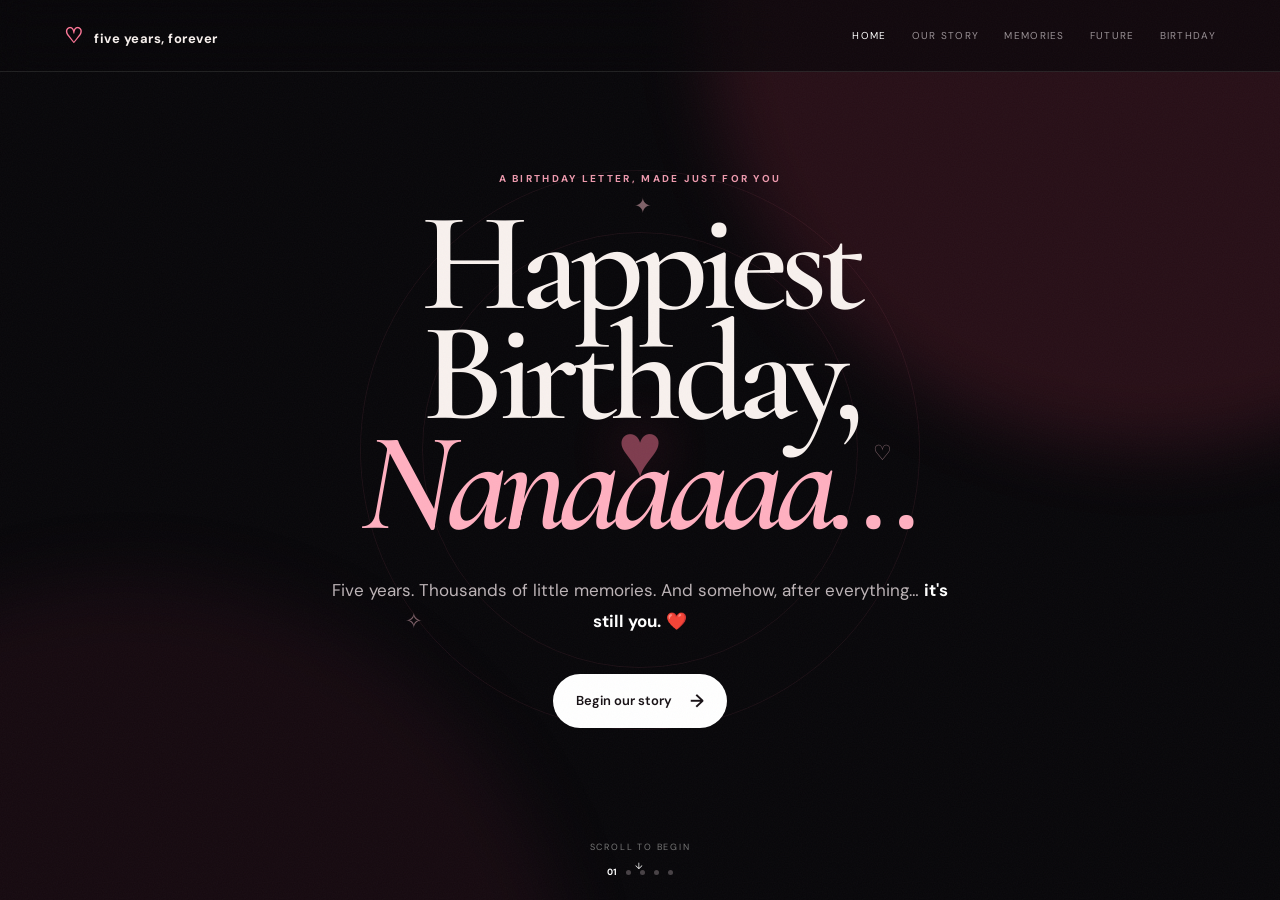
<file: index.html>
<!DOCTYPE html>
<html lang="en">
<head>
<meta charset="UTF-8">
<meta name="viewport" content="width=device-width, initial-scale=1.0">
<meta name="description" content="A five-year birthday love story, made with love.">
<title>Happiest Birthday, Nanaaaaa ❤️</title>
<link rel="preconnect" href="https://fonts.googleapis.com">
<link rel="preconnect" href="https://fonts.gstatic.com" crossorigin>
<link href="https://fonts.googleapis.com/css2?family=Cormorant+Garamond:wght@500;600;700&family=DM+Sans:wght@400;500;600;700&display=swap" rel="stylesheet">
<link rel="stylesheet" href="style.css">
</head>
<body class="page-home">
<div class="grain"></div>
<div class="ambient ambient-one"></div><div class="ambient ambient-two"></div>
<header class="site-nav">
  <a class="brand" href="index.html"><span>♡</span> five years, forever</a>
  <button class="menu-toggle" aria-label="Open menu">☰</button>
  <nav>
    <a class="active" href="index.html">Home</a><a href="story.html">Our Story</a><a href="memories.html">Memories</a><a href="future.html">Future</a><a href="wishes.html">Birthday</a>
  </nav>
</header>
<main class="hero">
  <div class="hero-copy reveal">
    <p class="eyebrow">A birthday letter, made just for you</p>
    <h1>Happiest Birthday,<br><em>Nanaaaaa…</em></h1>
    <p class="hero-lead">Five years. Thousands of little memories. And somehow, after everything… <strong>it's still you.</strong> ❤️</p>
    <a class="button" href="story.html">Begin our story <span>→</span></a>
  </div>
  <div class="heart-orbit" aria-hidden="true">
    <div class="orbit orbit-a"></div><div class="orbit orbit-b"></div>
    <div class="orbit-heart">♥</div>
    <span class="orbit-dot dot-a">✦</span><span class="orbit-dot dot-b">♡</span><span class="orbit-dot dot-c">✧</span>
  </div>
  <div class="scroll-hint">scroll to begin <span>↓</span></div>
  <div class="progress"><b>01</b><i></i><i></i><i></i><i></i></div>
</main>
<script src="script.js"></script>
</body>
</html>
</file>
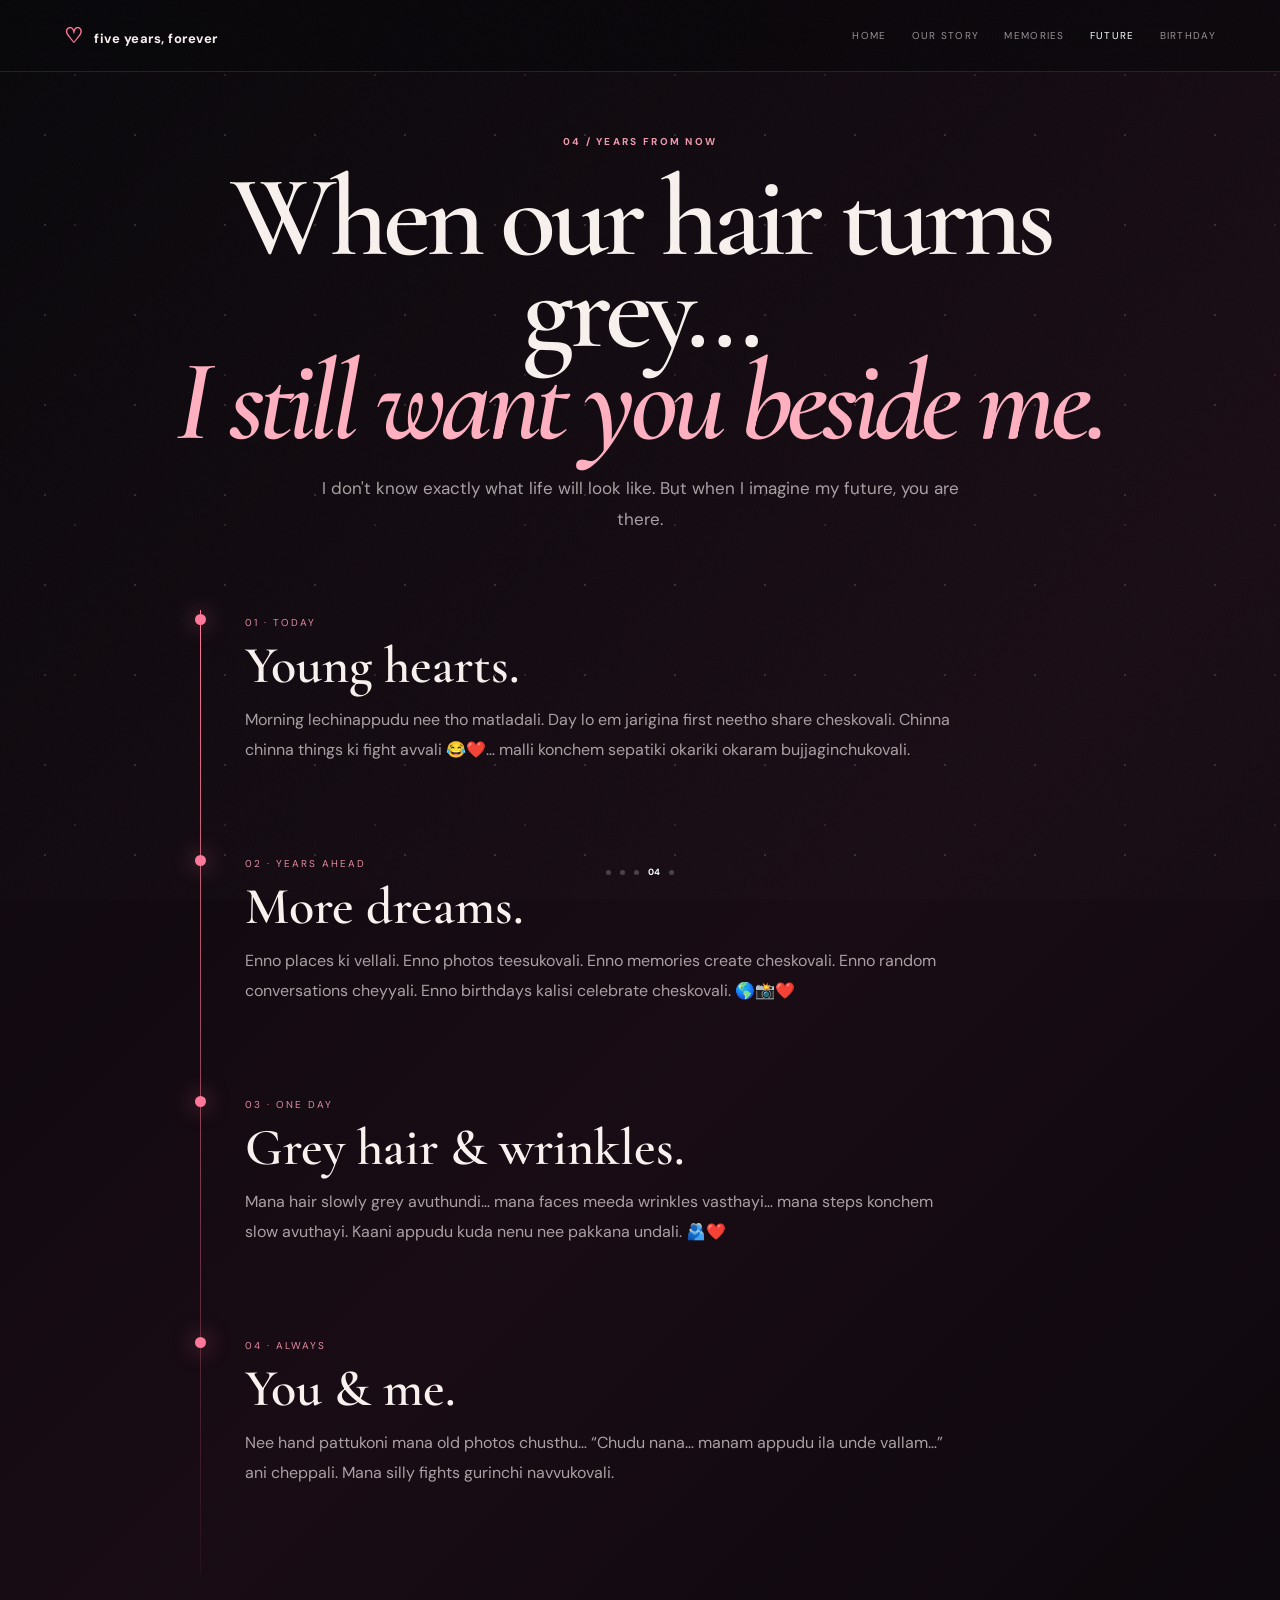
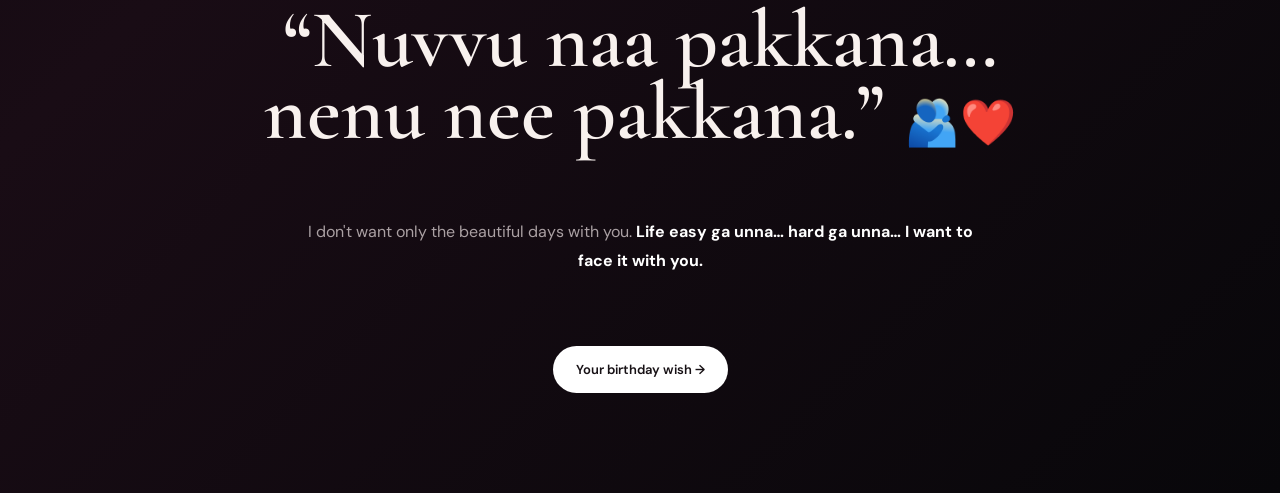
<file: future.html>
<!DOCTYPE html>
<html lang="en">
<head>
<meta charset="UTF-8"><meta name="viewport" content="width=device-width, initial-scale=1.0">
<title>Our Future — Together ❤️</title>
<link rel="preconnect" href="https://fonts.googleapis.com"><link rel="preconnect" href="https://fonts.gstatic.com" crossorigin>
<link href="https://fonts.googleapis.com/css2?family=Cormorant+Garamond:wght@500;600;700&family=DM+Sans:wght@400;500;600;700&display=swap" rel="stylesheet">
<link rel="stylesheet" href="style.css">
</head>
<body class="future-page">
<div class="stars"></div><div class="grain"></div>
<header class="site-nav"><a class="brand" href="index.html"><span>♡</span> five years, forever</a><button class="menu-toggle" aria-label="Open menu">☰</button><nav>
<a href="index.html">Home</a><a href="story.html">Our Story</a><a href="memories.html">Memories</a><a class="active" href="future.html">Future</a><a href="wishes.html">Birthday</a></nav></header>
<main class="inner-page future-inner">
<section class="page-heading center-heading reveal"><p class="eyebrow">04 / YEARS FROM NOW</p><h1>When our hair turns grey…<br><em>I still want you beside me.</em></h1><p>I don't know exactly what life will look like. But when I imagine my future, you are there.</p></section>
<section class="timeline">
<div class="timeline-line"></div>
<article class="timeline-item reveal"><span>01 · TODAY</span><h2>Young hearts.</h2><p>Morning lechinappudu nee tho matladali. Day lo em jarigina first neetho share cheskovali. Chinna chinna things ki fight avvali 😂❤️… malli konchem sepatiki okariki okaram bujjaginchukovali.</p></article>
<article class="timeline-item reveal"><span>02 · YEARS AHEAD</span><h2>More dreams.</h2><p>Enno places ki vellali. Enno photos teesukovali. Enno memories create cheskovali. Enno random conversations cheyyali. Enno birthdays kalisi celebrate cheskovali. 🌎📸❤️</p></article>
<article class="timeline-item reveal"><span>03 · ONE DAY</span><h2>Grey hair & wrinkles.</h2><p>Mana hair slowly grey avuthundi… mana faces meeda wrinkles vasthayi… mana steps konchem slow avuthayi. Kaani appudu kuda nenu nee pakkana undali. 🫂❤️</p></article>
<article class="timeline-item reveal"><span>04 · ALWAYS</span><h2>You & me.</h2><p>Nee hand pattukoni mana old photos chusthu… “Chudu nana… manam appudu ila unde vallam…” ani cheppali. Mana silly fights gurinchi navvukovali.</p></article>
</section>
<div class="future-quote reveal">“Nuvvu naa pakkana…<br>nenu nee pakkana.” <span>🫂❤️</span></div>
<div class="future-note reveal">I don't want only the beautiful days with you. <strong>Life easy ga unna… hard ga unna… I want to face it with you.</strong></div>
<div class="next"><a class="button" href="wishes.html">Your birthday wish →</a></div>
<div class="progress"><i></i><i></i><i></i><b>04</b><i></i></div>
</main>
<script src="script.js"></script></body></html>
</file>
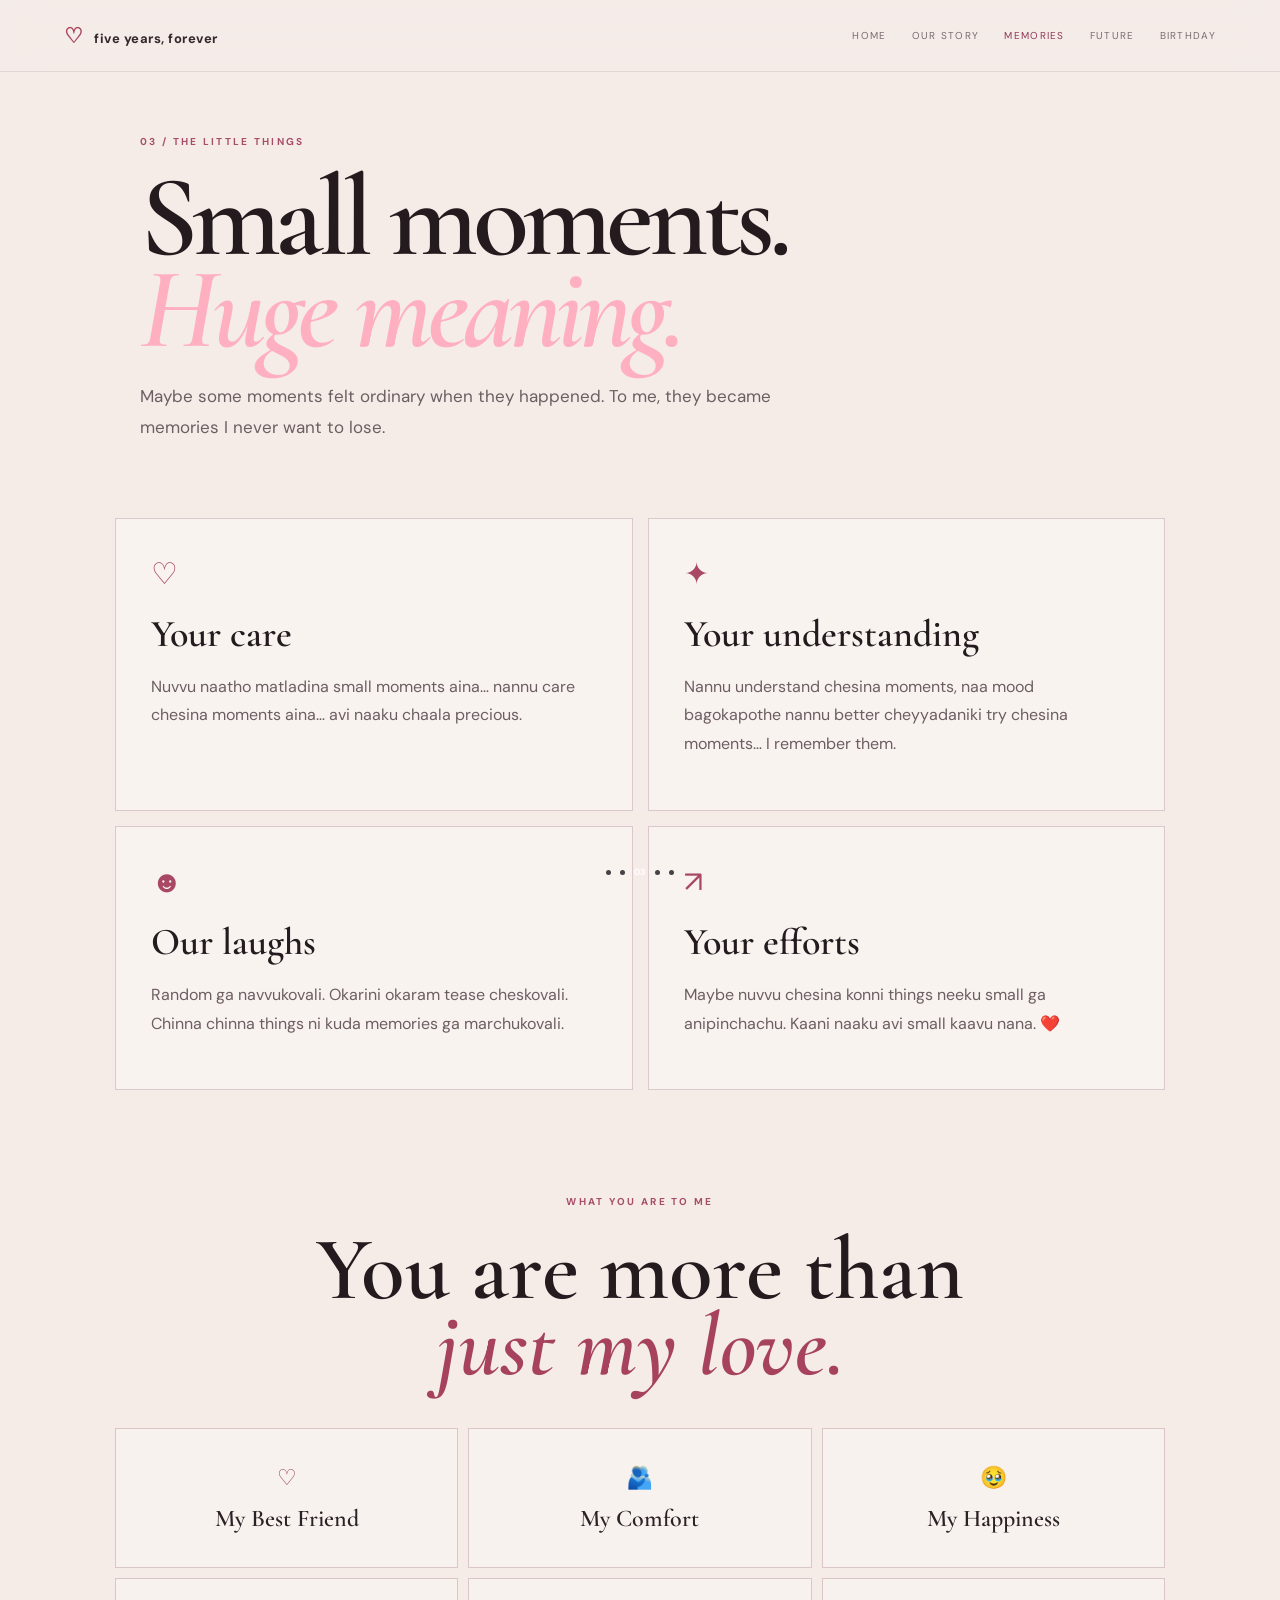
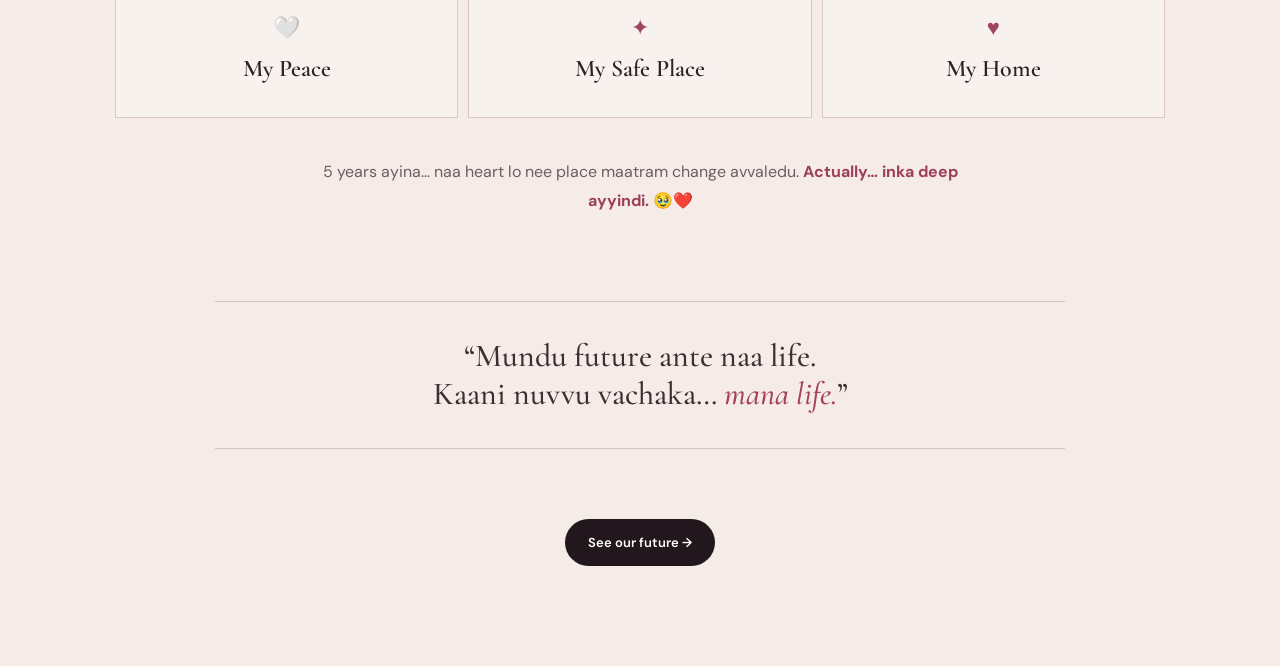
<file: memories.html>
<!DOCTYPE html>
<html lang="en">
<head>
<meta charset="UTF-8"><meta name="viewport" content="width=device-width, initial-scale=1.0">
<title>The Little Things — ❤️</title>
<link rel="preconnect" href="https://fonts.googleapis.com"><link rel="preconnect" href="https://fonts.gstatic.com" crossorigin>
<link href="https://fonts.googleapis.com/css2?family=Cormorant+Garamond:wght@500;600;700&family=DM+Sans:wght@400;500;600;700&display=swap" rel="stylesheet">
<link rel="stylesheet" href="style.css">
</head>
<body class="cream-page">
<header class="site-nav cream-nav"><a class="brand" href="index.html"><span>♡</span> five years, forever</a><button class="menu-toggle" aria-label="Open menu">☰</button><nav>
<a href="index.html">Home</a><a href="story.html">Our Story</a><a class="active" href="memories.html">Memories</a><a href="future.html">Future</a><a href="wishes.html">Birthday</a></nav></header>
<main class="inner-page">
<section class="page-heading reveal"><p class="eyebrow">03 / THE LITTLE THINGS</p><h1>Small moments.<br><em>Huge meaning.</em></h1><p>Maybe some moments felt ordinary when they happened. To me, they became memories I never want to lose.</p></section>
<section class="memory-grid">
<article class="memory-card reveal"><span class="icon">♡</span><h2>Your care</h2><p>Nuvvu naatho matladina small moments aina… nannu care chesina moments aina… avi naaku chaala precious.</p></article>
<article class="memory-card reveal"><span class="icon">✦</span><h2>Your understanding</h2><p>Nannu understand chesina moments, naa mood bagokapothe nannu better cheyyadaniki try chesina moments… I remember them.</p></article>
<article class="memory-card reveal"><span class="icon">☻</span><h2>Our laughs</h2><p>Random ga navvukovali. Okarini okaram tease cheskovali. Chinna chinna things ni kuda memories ga marchukovali.</p></article>
<article class="memory-card reveal"><span class="icon">↗</span><h2>Your efforts</h2><p>Maybe nuvvu chesina konni things neeku small ga anipinchachu. Kaani naaku avi small kaavu nana. ❤️</p></article>
</section>
<section class="identity reveal"><p class="eyebrow">WHAT YOU ARE TO ME</p><h2>You are more than<br><em>just my love.</em></h2>
<div class="identity-grid"><div>♡<b>My Best Friend</b></div><div>🫂<b>My Comfort</b></div><div>🥹<b>My Happiness</b></div><div>🤍<b>My Peace</b></div><div>✦<b>My Safe Place</b></div><div>♥<b>My Home</b></div></div>
<p class="identity-note">5 years ayina… naa heart lo nee place maatram change avvaledu. <strong>Actually… inka deep ayyindi.</strong> 🥹❤️</p></section>
<div class="center-quote reveal">“Mundu future ante naa life.<br>Kaani nuvvu vachaka… <em>mana life.</em>”</div>
<div class="next"><a class="button dark-button" href="future.html">See our future →</a></div>
<div class="progress dark-progress"><i></i><i></i><b>03</b><i></i><i></i></div>
</main>
<script src="script.js"></script></body></html>
</file>
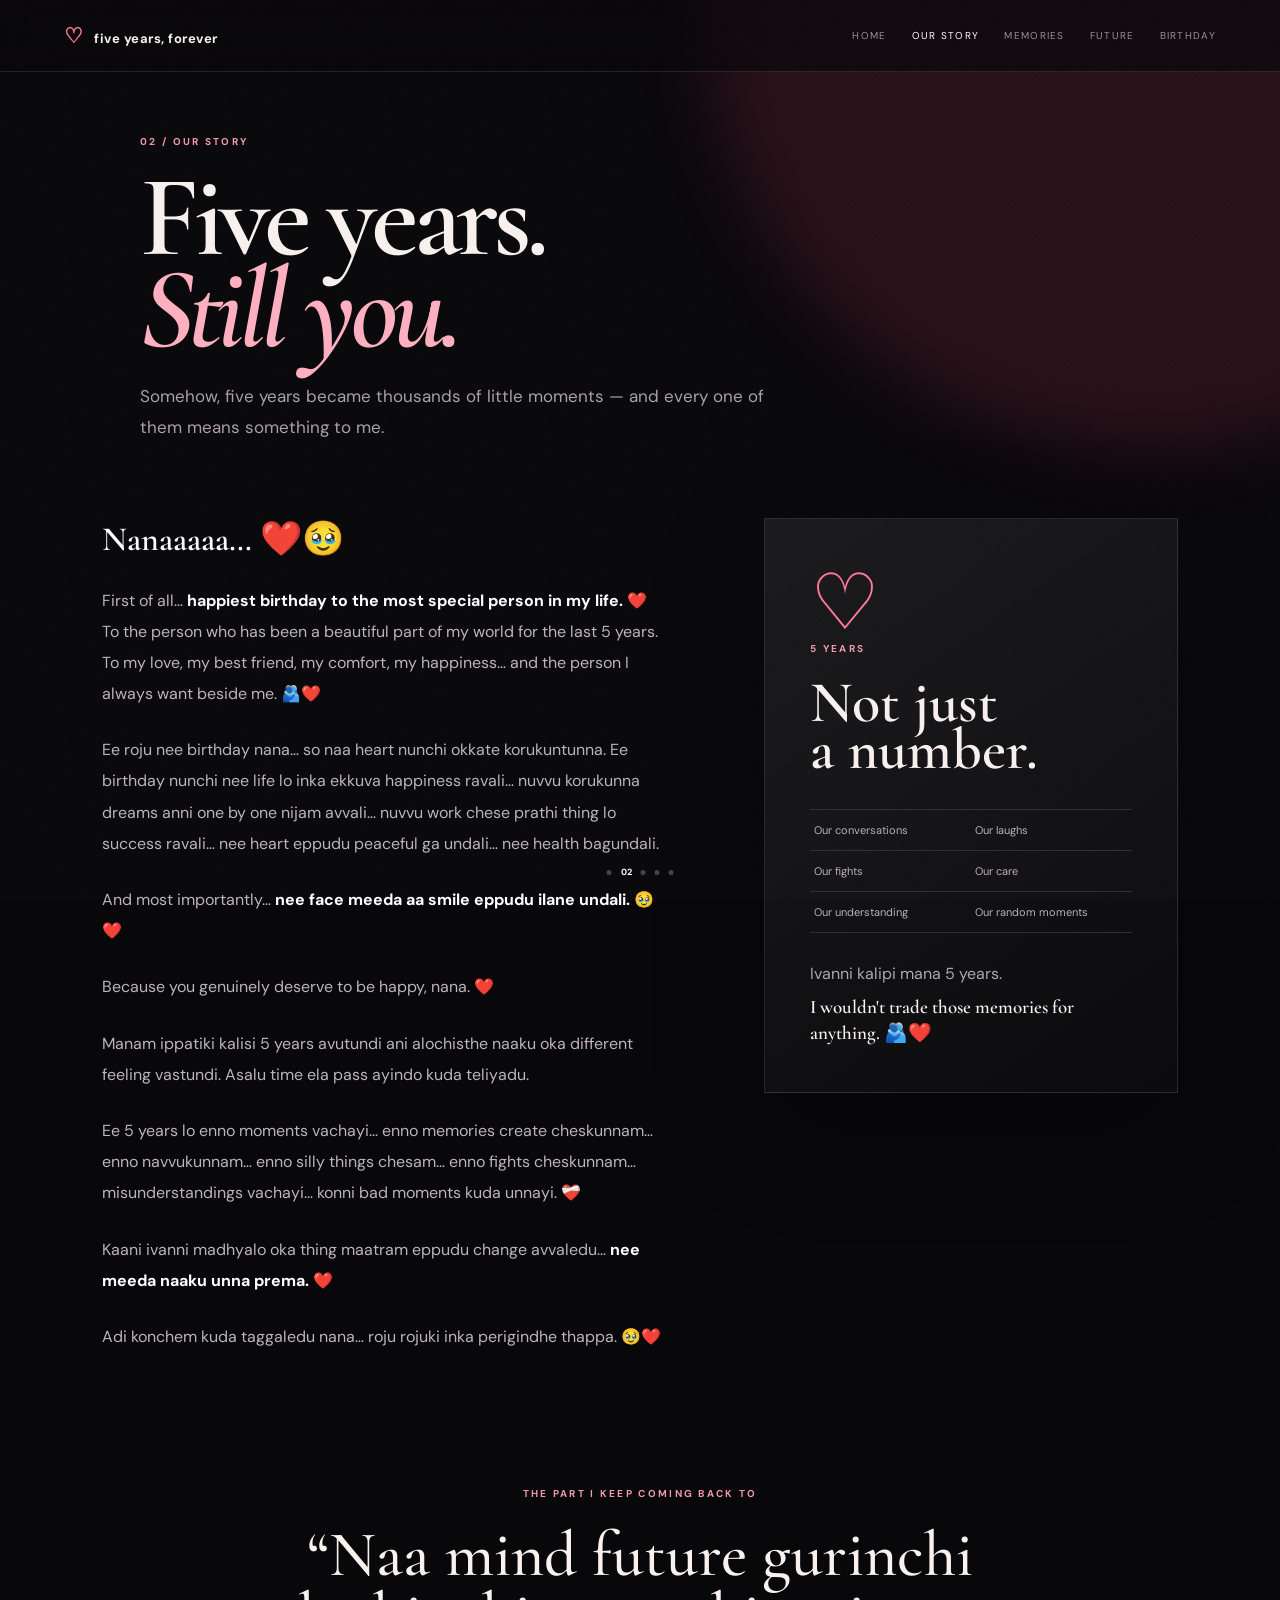
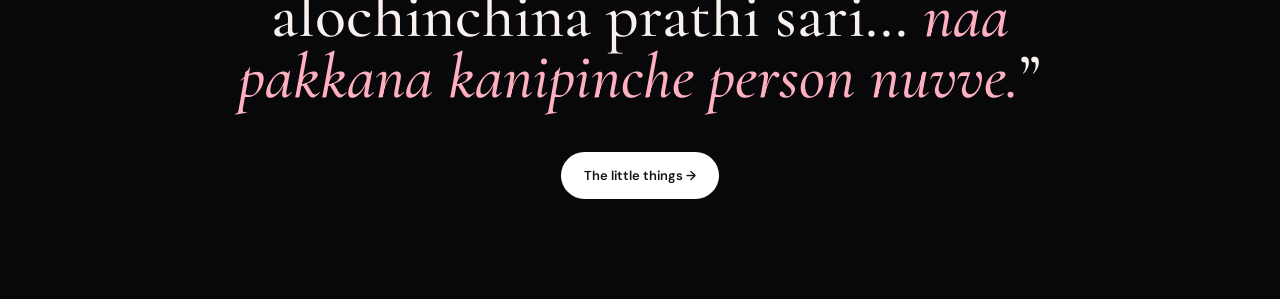
<file: story.html>
<!DOCTYPE html>
<html lang="en">
<head>
<meta charset="UTF-8"><meta name="viewport" content="width=device-width, initial-scale=1.0">
<title>Our Story — Five Years ❤️</title>
<link rel="preconnect" href="https://fonts.googleapis.com"><link rel="preconnect" href="https://fonts.gstatic.com" crossorigin>
<link href="https://fonts.googleapis.com/css2?family=Cormorant+Garamond:wght@500;600;700&family=DM+Sans:wght@400;500;600;700&display=swap" rel="stylesheet">
<link rel="stylesheet" href="style.css">
</head>
<body>
<div class="grain"></div><div class="ambient ambient-one"></div>
<header class="site-nav"><a class="brand" href="index.html"><span>♡</span> five years, forever</a><button class="menu-toggle" aria-label="Open menu">☰</button><nav>
<a href="index.html">Home</a><a class="active" href="story.html">Our Story</a><a href="memories.html">Memories</a><a href="future.html">Future</a><a href="wishes.html">Birthday</a></nav></header>
<main class="inner-page">
<section class="page-heading reveal"><p class="eyebrow">02 / OUR STORY</p><h1>Five years.<br><em>Still you.</em></h1><p>Somehow, five years became thousands of little moments — and every one of them means something to me.</p></section>
<section class="story-layout">
<article class="letter reveal">
<p class="opening">Nanaaaaa… ❤️🥹</p>
<p>First of all… <strong>happiest birthday to the most special person in my life.</strong> ❤️ To the person who has been a beautiful part of my world for the last 5 years. To my love, my best friend, my comfort, my happiness… and the person I always want beside me. 🫂❤️</p>
<p>Ee roju nee birthday nana… so naa heart nunchi okkate korukuntunna. Ee birthday nunchi nee life lo inka ekkuva happiness ravali… nuvvu korukunna dreams anni one by one nijam avvali… nuvvu work chese prathi thing lo success ravali… nee heart eppudu peaceful ga undali… nee health bagundali.</p>
<p>And most importantly… <strong>nee face meeda aa smile eppudu ilane undali.</strong> 🥹❤️</p>
<p>Because you genuinely deserve to be happy, nana. ❤️</p>
<p>Manam ippatiki kalisi 5 years avutundi ani alochisthe naaku oka different feeling vastundi. Asalu time ela pass ayindo kuda teliyadu.</p>
<p>Ee 5 years lo enno moments vachayi… enno memories create cheskunnam… enno navvukunnam… enno silly things chesam… enno fights cheskunnam… misunderstandings vachayi… konni bad moments kuda unnayi. ❤️‍🩹</p>
<p>Kaani ivanni madhyalo oka thing maatram eppudu change avvaledu… <strong>nee meeda naaku unna prema.</strong> ❤️</p>
<p>Adi konchem kuda taggaledu nana… roju rojuki inka perigindhe thappa. 🥹❤️</p>
</article>
<aside class="feature-card reveal">
<div class="feature-icon">♡</div><p class="eyebrow">5 YEARS</p><h2>Not just<br>a number.</h2>
<div class="memory-lines"><span>Our conversations</span><span>Our laughs</span><span>Our fights</span><span>Our care</span><span>Our understanding</span><span>Our random moments</span></div>
<p class="card-ending">Ivanni kalipi mana 5 years.</p><strong>I wouldn't trade those memories for anything. 🫂❤️</strong>
</aside>
</section>
<section class="story-footer reveal"><p class="eyebrow">THE PART I KEEP COMING BACK TO</p><blockquote>“Naa mind future gurinchi alochinchina prathi sari… <em>naa pakkana kanipinche person nuvve.</em>”</blockquote><a class="button" href="memories.html">The little things →</a></section>
<div class="progress"><i></i><b>02</b><i></i><i></i><i></i></div>
</main>
<script src="script.js"></script></body></html>
</file>
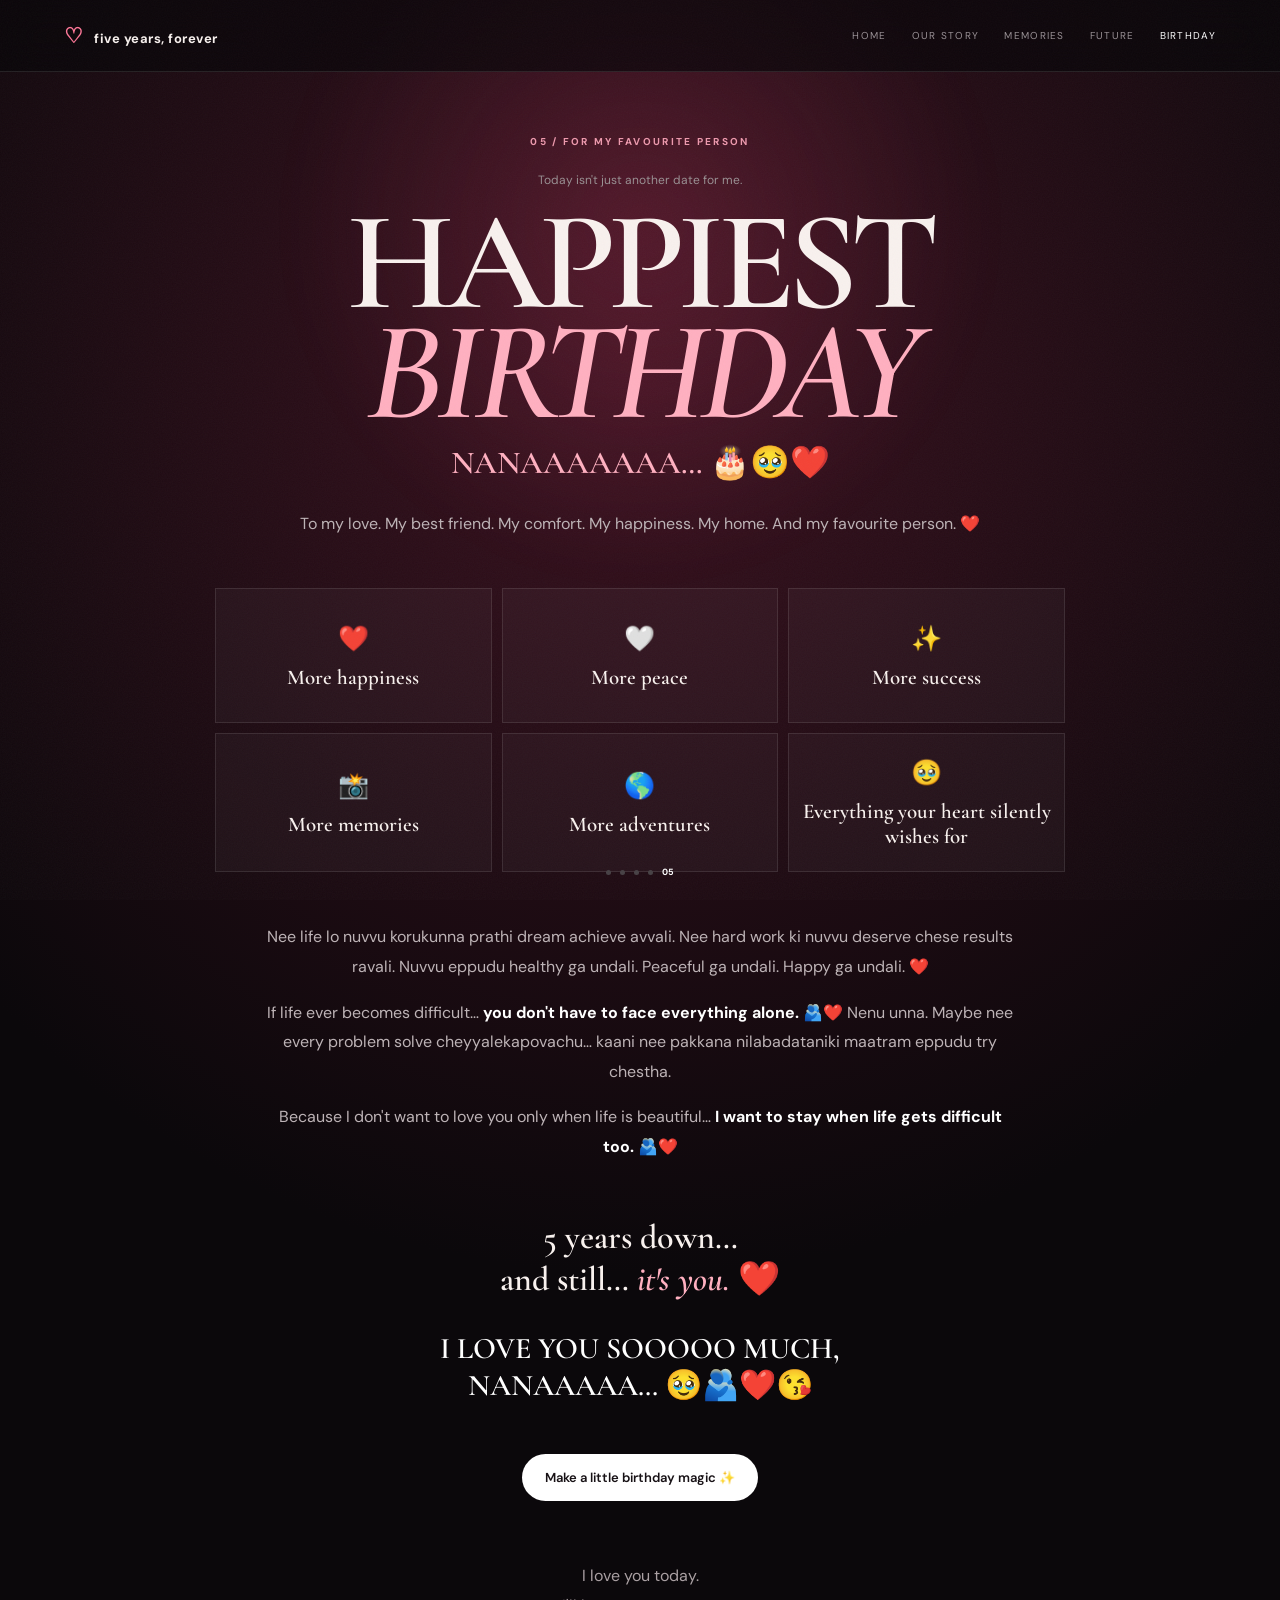
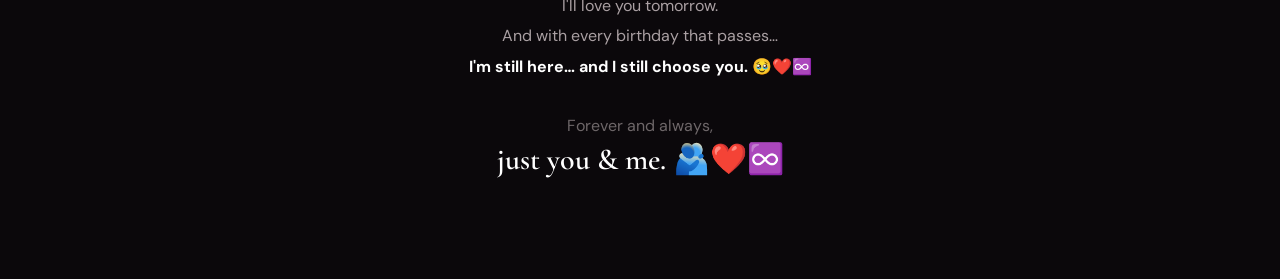
<file: wishes.html>
<!DOCTYPE html>
<html lang="en">
<head>
<meta charset="UTF-8"><meta name="viewport" content="width=device-width, initial-scale=1.0">
<title>Happiest Birthday Nanaaaaa 🎂❤️</title>
<link rel="preconnect" href="https://fonts.googleapis.com"><link rel="preconnect" href="https://fonts.gstatic.com" crossorigin>
<link href="https://fonts.googleapis.com/css2?family=Cormorant+Garamond:wght@500;600;700&family=DM+Sans:wght@400;500;600;700&display=swap" rel="stylesheet">
<link rel="stylesheet" href="style.css">
</head>
<body class="birthday-page">
<div class="birthday-glow"></div><div class="grain"></div>
<header class="site-nav"><a class="brand" href="index.html"><span>♡</span> five years, forever</a><button class="menu-toggle" aria-label="Open menu">☰</button><nav>
<a href="index.html">Home</a><a href="story.html">Our Story</a><a href="memories.html">Memories</a><a href="future.html">Future</a><a class="active" href="wishes.html">Birthday</a></nav></header>
<main class="inner-page final-page">
<section class="final reveal"><p class="eyebrow">05 / FOR MY FAVOURITE PERSON</p><p class="small-line">Today isn't just another date for me.</p>
<h1>HAPPIEST<br><em>BIRTHDAY</em></h1><div class="name">NANAAAAAAA… 🎂🥹❤️</div>
<p class="final-intro">To my love. My best friend. My comfort. My happiness. My home. And my favourite person. ❤️</p>
<div class="wish-grid"><div>❤️<strong>More happiness</strong></div><div>🤍<strong>More peace</strong></div><div>✨<strong>More success</strong></div><div>📸<strong>More memories</strong></div><div>🌎<strong>More adventures</strong></div><div>🥹<strong>Everything your heart silently wishes for</strong></div></div>
<div class="final-letter">
<p>Nee life lo nuvvu korukunna prathi dream achieve avvali. Nee hard work ki nuvvu deserve chese results ravali. Nuvvu eppudu healthy ga undali. Peaceful ga undali. Happy ga undali. ❤️</p>
<p>If life ever becomes difficult… <strong>you don't have to face everything alone.</strong> 🫂❤️ Nenu unna. Maybe nee every problem solve cheyyalekapovachu… kaani nee pakkana nilabadataniki maatram eppudu try chestha.</p>
<p>Because I don't want to love you only when life is beautiful… <strong>I want to stay when life gets difficult too.</strong> 🫂❤️</p>
</div>
<p class="love-line">5 years down…<br>and still… <em>it's you.</em> ❤️</p> 
<p class="big-love">I LOVE YOU SOOOOO MUCH,<br>NANAAAAA… 🥹🫂❤️😘</p>
<button class="button celebrate" id="celebrate">Make a little birthday magic ✨</button>
<p class="last-message">I love you today.<br>I'll love you tomorrow.<br>And with every birthday that passes…<br><strong>I'm still here… and I still choose you.</strong> 🥹❤️♾️</p>
<div class="signature">Forever and always,<br><strong>just you & me. 🫂❤️♾️</strong></div>
</section>
<div class="progress"><i></i><i></i><i></i><i></i><b>05</b></div>
</main>
<script src="script.js"></script></body></html>
</file>
<file: style.css>
*{box-sizing:border-box}
:root{--bg:#08070a;--bg2:#120b10;--wine:#35131f;--rose:#ff7899;--soft:#ffb0c0;--text:#f8f1ee;--muted:#aaa0a3;--line:rgba(255,255,255,.10);--serif:"Cormorant Garamond",serif;--sans:"DM Sans",sans-serif}
html{scroll-behavior:smooth}
body{margin:0;min-height:100vh;background:var(--bg);color:var(--text);font-family:var(--sans);overflow-x:hidden}
a{color:inherit}.grain{position:fixed;inset:0;z-index:100;pointer-events:none;opacity:.035;background-image:url("data:image/svg+xml,%3Csvg xmlns='http://www.w3.org/2000/svg' width='160' height='160'%3E%3Cfilter id='n'%3E%3CfeTurbulence type='fractalNoise' baseFrequency='.8' numOctaves='3' stitchTiles='stitch'/%3E%3C/filter%3E%3Crect width='100%25' height='100%25' filter='url(%23n)'/%3E%3C/svg%3E")}
.ambient{position:fixed;width:70vmax;height:70vmax;border-radius:50%;pointer-events:none;filter:blur(35px);z-index:-1}.ambient-one{top:-35vmax;right:-25vmax;background:rgba(255,75,120,.13)}.ambient-two{bottom:-45vmax;left:-25vmax;background:rgba(122,36,71,.12)}
.site-nav{position:fixed;z-index:50;top:0;left:0;right:0;height:72px;padding:0 5vw;display:flex;align-items:center;justify-content:space-between;background:rgba(8,7,10,.68);border-bottom:1px solid var(--line);backdrop-filter:blur(18px)}
.brand{text-decoration:none;font-size:13px;font-weight:700;letter-spacing:.04em}.brand span{color:var(--rose);font-size:21px;margin-right:7px}.site-nav nav{display:flex;gap:25px}.site-nav nav a{text-decoration:none;color:#999095;font-size:10px;text-transform:uppercase;letter-spacing:.13em;transition:.25s}.site-nav nav a:hover,.site-nav nav a.active{color:#fff}.menu-toggle{display:none;background:none;border:0;color:#fff;font-size:22px}
.hero{height:100vh;min-height:680px;position:relative;display:grid;place-items:center;text-align:center;overflow:hidden;padding:100px 20px}
.hero-copy{position:relative;z-index:3;max-width:850px}.eyebrow{margin:0 0 24px;color:#ee9aae;font-size:10px;font-weight:700;letter-spacing:.23em;text-transform:uppercase}
.hero h1,.final h1{font:600 clamp(72px,11vw,150px)/.78 var(--serif);letter-spacing:-.055em;margin:0}.hero h1 em,.page-heading h1 em,.final h1 em{font-style:italic;color:var(--soft)}
.hero-lead{max-width:640px;margin:36px auto;color:#bdb4b7;font-size:17px;line-height:1.85}.hero-lead strong{color:#fff}
.button{display:inline-flex;align-items:center;gap:18px;padding:15px 23px;border-radius:999px;background:#fff;color:#171115;text-decoration:none;border:0;font:600 13px var(--sans);cursor:pointer;transition:transform .3s,box-shadow .3s}.button:hover{transform:translateY(-4px);box-shadow:0 18px 50px rgba(255,255,255,.14)}.button span{font-size:18px}
.heart-orbit{position:absolute;z-index:1;width:min(560px,85vw);aspect-ratio:1;left:50%;top:50%;transform:translate(-50%,-50%);opacity:.48;pointer-events:none}.orbit{position:absolute;inset:0;border:1px solid rgba(255,126,153,.16);border-radius:50%;animation:spin 25s linear infinite}.orbit-b{inset:11%;animation-duration:17s;animation-direction:reverse}.orbit-heart{position:absolute;left:50%;top:50%;transform:translate(-50%,-50%);font-size:75px;color:var(--rose);text-shadow:0 0 60px rgba(255,80,125,.65);animation:pulse 2.3s ease-in-out infinite}.orbit-dot{position:absolute;color:#ffc4d0;font-size:21px}.dot-a{top:4%;left:49%}.dot-b{right:5%;top:48%}.dot-c{left:8%;bottom:17%}
.scroll-hint{position:absolute;bottom:28px;color:#777;font-size:9px;letter-spacing:.2em;text-transform:uppercase}.scroll-hint span{display:block;margin-top:7px;color:#fff}.progress{position:fixed;z-index:40;bottom:22px;left:50%;transform:translateX(-50%);display:flex;align-items:center;gap:9px;font-size:9px;color:#777}.progress i{display:block;width:5px;height:5px;border-radius:50%;background:#474145}.progress b{color:#fff}
.inner-page{min-height:100vh;padding:135px 8vw 100px;position:relative}.page-heading{max-width:1000px;margin:0 auto 75px}.page-heading h1{font:600 clamp(62px,9vw,125px)/.80 var(--serif);letter-spacing:-.05em;margin:20px 0 25px}.page-heading>p:last-child{max-width:670px;color:var(--muted);font-size:17px;line-height:1.8}.center-heading{text-align:center}.center-heading>p:last-child{margin:0 auto}
.story-layout{max-width:1080px;margin:auto;display:grid;grid-template-columns:1.15fr .85fr;gap:8vw;align-items:start}.letter{color:#bdb4b7;font-size:16px;line-height:1.95}.letter p{margin:0 0 25px}.letter strong{color:#fff}.opening{font:600 34px var(--serif);color:#fff}
.feature-card{padding:45px;background:linear-gradient(145deg,rgba(255,255,255,.075),rgba(255,255,255,.015));border:1px solid var(--line);box-shadow:0 35px 100px rgba(0,0,0,.28)}.feature-icon{font-size:78px;color:var(--rose);line-height:1}.feature-card h2{font:600 58px/.82 var(--serif);margin:20px 0 35px}.memory-lines{display:grid;grid-template-columns:1fr 1fr;border-top:1px solid #392a30}.memory-lines span{padding:13px 4px;border-bottom:1px solid #392a30;color:#bcb1b4;font-size:11px}.card-ending{margin:30px 0 10px;color:#aaa}.feature-card strong{font:600 19px var(--serif);line-height:1.4}.story-footer{text-align:center;max-width:850px;margin:110px auto 0}.story-footer blockquote{font:500 clamp(36px,5vw,65px)/.95 var(--serif);margin:25px 0 45px}.story-footer blockquote em{color:var(--soft);font-style:italic}
.cream-page{background:#f5ece8;color:#241b1f}.cream-page .site-nav{background:rgba(245,236,232,.82);border-color:rgba(50,30,36,.1)}.cream-page .brand{color:#35272b}.cream-page .brand span{color:#a84663}.cream-page .site-nav nav a{color:#796b6f}.cream-page .site-nav nav a:hover,.cream-page .site-nav nav a.active{color:#8f3653}.cream-page .eyebrow{color:#a84d68}.cream-page .page-heading>p:last-child{color:#6c5e62}
.memory-grid{max-width:1050px;margin:auto;display:grid;grid-template-columns:1fr 1fr;gap:15px}.memory-card{min-height:260px;padding:35px;border:1px solid #dbc8cc;background:rgba(255,255,255,.34);transition:transform .35s,box-shadow .35s,border-color .35s}.memory-card:hover{transform:translateY(-8px);box-shadow:0 25px 60px rgba(69,39,47,.12);border-color:#b87a8a}.memory-card .icon{font-size:30px;color:#a84865}.memory-card h2{font:600 38px var(--serif);margin:18px 0 10px}.memory-card p{color:#6c5e62;line-height:1.8}.identity{max-width:1050px;text-align:center;margin:105px auto 0}.identity h2{font:600 clamp(52px,7vw,90px)/.84 var(--serif);margin:20px 0 45px}.identity h2 em{color:#a6425d;font-style:italic}.identity-grid{display:grid;grid-template-columns:repeat(3,1fr);gap:10px}.identity-grid div{min-height:140px;display:flex;align-items:center;justify-content:center;flex-direction:column;gap:12px;border:1px solid #dac5c9;background:rgba(255,255,255,.3);font-size:22px;color:#9e4560;transition:.3s}.identity-grid div:hover{transform:translateY(-7px);background:#fff}.identity-grid b{font:600 24px var(--serif);color:#2c2226}.identity-note{max-width:650px;margin:40px auto;color:#6c5e62;line-height:1.8}.identity-note strong{color:#9d3f5b}.center-quote{text-align:center;max-width:850px;margin:85px auto 0;padding:35px 20px;border-top:1px solid #d7c1c6;border-bottom:1px solid #d7c1c6;font:500 32px/1.2 var(--serif);color:#3d2e33}.center-quote em{color:#a6405d}.dark-button{background:#21171c;color:#fff}
.future-page{background:linear-gradient(135deg,#08070a,#190c15 52%,#08070a)}.stars{position:fixed;inset:0;z-index:-1;opacity:.14;background-image:radial-gradient(#fff 1px,transparent 1px),radial-gradient(#ff91aa 1px,transparent 1px);background-size:90px 90px,150px 150px;animation:starMove 24s linear infinite}.future-inner{max-width:1150px;margin:auto}.timeline{max-width:900px;margin:0 auto;position:relative}.timeline-line{position:absolute;left:10px;top:0;bottom:0;width:1px;background:linear-gradient(#ff7899,rgba(255,120,153,.05))}.timeline-item{padding:0 0 70px 55px;position:relative}.timeline-item:before{content:"";position:absolute;left:5px;top:4px;width:11px;height:11px;border-radius:50%;background:var(--rose);box-shadow:0 0 22px rgba(255,120,153,.65)}.timeline-item span{font-size:10px;letter-spacing:.2em;color:#e38ba0}.timeline-item h2{font:600 52px/.9 var(--serif);margin:12px 0}.timeline-item p{max-width:720px;color:#aaa0a3;line-height:1.85}.future-quote{text-align:center;font:600 clamp(45px,7vw,82px)/.88 var(--serif);margin:30px auto 70px}.future-quote span{font-size:.55em}.future-note{text-align:center;max-width:700px;margin:auto;color:#aaa0a3;line-height:1.8}.future-note strong{color:#fff}.next{text-align:center;margin:70px auto 0}
.birthday-page{background:radial-gradient(circle at 50% 20%,#3a111f,#0b080b 55%)}.birthday-glow{position:fixed;width:60vmax;height:60vmax;left:50%;top:25%;transform:translate(-50%,-50%);background:radial-gradient(circle,rgba(255,80,125,.17),transparent 64%);filter:blur(25px);pointer-events:none}.final{text-align:center;max-width:1100px;margin:auto}.small-line{color:#999093;font-size:12px}.final h1{margin:20px 0 15px}.name{font:600 32px var(--serif);color:var(--soft)}.final-intro{max-width:680px;margin:28px auto;color:#bdb3b6;line-height:1.8}.wish-grid{max-width:850px;margin:50px auto;display:grid;grid-template-columns:repeat(3,1fr);gap:10px}.wish-grid div{min-height:135px;padding:22px 10px;display:flex;flex-direction:column;justify-content:center;align-items:center;gap:10px;border:1px solid var(--line);background:rgba(255,255,255,.035);font-size:25px;transition:.3s}.wish-grid div:hover{transform:translateY(-6px);border-color:rgba(255,120,153,.4)}.wish-grid strong{font:600 21px var(--serif)}.final-letter{max-width:750px;margin:auto;color:#bdb3b6;line-height:1.85}.final-letter strong{color:#fff}.love-line{font:600 34px var(--serif);margin:55px 0 25px}.love-line em{color:var(--soft);font-style:italic}.big-love{font:600 30px var(--serif);color:#fff}.celebrate{margin:20px 0}.last-message{color:#aaa0a3;line-height:1.9;margin:40px auto 0}.last-message strong{color:#fff}.signature{color:#6e6769;line-height:1.8;margin-top:30px}.signature strong{font:600 30px var(--serif);color:#fff}
.heart-particle,.burst{position:fixed;z-index:90;pointer-events:none}.heart-particle{bottom:-30px;animation:floatHeart 6s linear forwards}.burst{font-size:20px;animation:burst 1.3s ease-out forwards}
.reveal{opacity:0;transform:translateY(28px);transition:opacity .85s ease,transform .85s ease}.reveal.show{opacity:1;transform:none}
@keyframes spin{to{transform:rotate(360deg)}}@keyframes pulse{50%{transform:translate(-50%,-50%) scale(1.12)}}@keyframes starMove{to{background-position:90px 90px,-150px 150px}}@keyframes floatHeart{0%{transform:translateY(0) rotate(0);opacity:0}12%{opacity:.9}100%{transform:translateY(-115vh) translateX(var(--drift)) rotate(25deg);opacity:0}}@keyframes burst{0%{transform:translate(0,0) scale(.5);opacity:1}100%{transform:translate(var(--x),var(--y)) scale(1.4);opacity:0}}
@media(max-width:800px){.site-nav{padding:0 18px}.site-nav nav{display:none;position:absolute;top:72px;left:0;right:0;padding:18px;background:rgba(8,7,10,.96);flex-direction:column;gap:18px}.site-nav.open nav{display:flex}.menu-toggle{display:block}.hero{min-height:650px}.hero h1,.final h1{font-size:70px}.hero-orbit{width:360px}.inner-page{padding:115px 22px 90px}.page-heading h1{font-size:70px}.story-layout{grid-template-columns:1fr;gap:45px}.memory-grid,.wish-grid{grid-template-columns:1fr}.identity-grid{grid-template-columns:1fr 1fr}.timeline-item h2{font-size:45px}.future-quote{font-size:55px}.progress{bottom:15px}.cream-page .site-nav.open nav{background:rgba(245,236,232,.98)}}@media(max-width:480px){.brand span{font-size:18px}.hero h1,.final h1,.page-heading h1{font-size:58px}.hero-lead{font-size:15px}.hero-orbit{width:300px;opacity:.38}.feature-card{padding:30px}.feature-card h2{font-size:48px}.memory-lines{grid-template-columns:1fr}.identity-grid{grid-template-columns:1fr}.center-quote{font-size:27px}.future-quote{font-size:47px}.timeline-item{padding-left:42px}.wish-grid{grid-template-columns:1fr 1fr}.wish-grid div{min-height:120px}.wish-grid strong{font-size:18px}.love-line{font-size:29px}.big-love{font-size:26px}}
</file>
